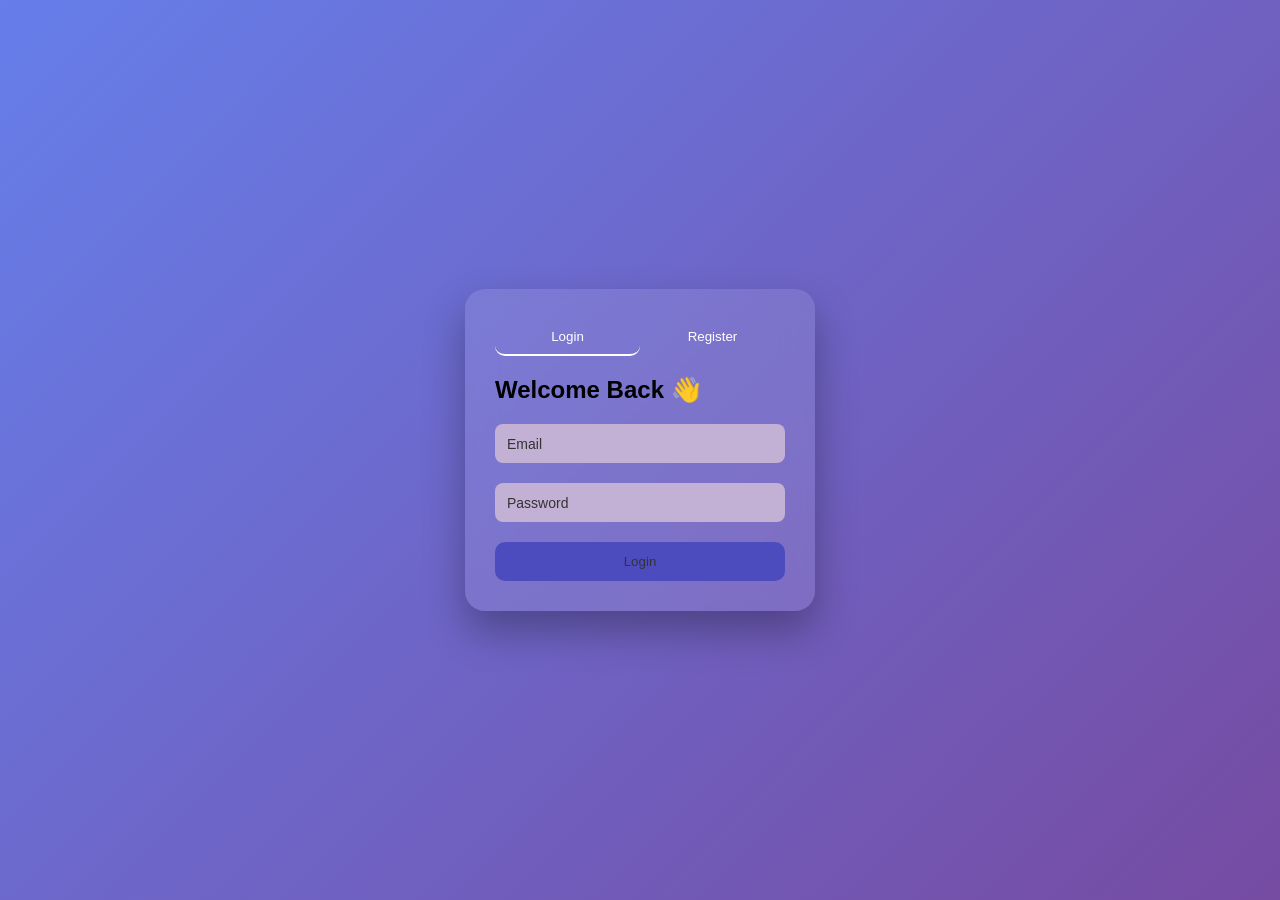
<file: index.html>
<!DOCTYPE html>
<html lang="en">
<head>
<meta charset="UTF-8">
<title>Auth Pro</title>
<link rel="stylesheet" href="style.css">
</head>
<body>

<div class="container">

    <div class="card">

        <!-- Toggle Buttons -->
        <div class="tabs">
            <button id="loginTab" class="active" onclick="showLogin()">Login</button>
            <button id="registerTab" onclick="showRegister()">Register</button>
        </div>

        <!-- Login -->
        <div id="loginForm" class="form active">
            <h2>Welcome Back 👋</h2>

            <div class="input-box">
                <input id="loginEmail" type="email" required oninput="checkInput(this)">
                <label>Email</label>
            </div>

            <div class="input-box">
                <input id="loginPass" type="password" required oninput="checkInput(this)">
                <label>Password</label>
                <span onclick="togglePassword('loginPass')"></span>
            </div>

            <p class="error" id="loginError"></p>

            <button onclick="login()">Login</button>
        </div>

        <!-- Register -->
        <div id="registerForm" class="form">
            <h2>Create Account ✨</h2>

            <div class="input-box">
                <input id="regName" type="text" required oninput="checkInput(this)">
                <label>Full Name</label>
            </div>

            <div class="input-box">
                <input id="regEmail" type="email" required oninput="checkInput(this)">
                <label>Email</label>
            </div>

            <div class="input-box">
                <input id="regPass" type="password" required oninput="checkInput(this)">
                <label>Password</label>
                <span onclick="togglePassword('regPass')"></span>
            </div>

            <p class="error" id="regError"></p>

            <button onclick="register()">Register</button>
        </div>

    </div>

</div>

<script src="script.js"></script>
</body>
</html>
</file>
<file: style.css>
* {
    margin: 0;
    padding: 0;
    box-sizing: border-box;
}

body {
    height: 100vh;
    display: flex;
    justify-content: center;
    align-items: center;
    font-family: Arial;
    background: linear-gradient(135deg, #667eea, #764ba2);
}

/* Card */
.card {
    width: 350px;
    padding: 30px;
    border-radius: 20px;
    backdrop-filter: blur(15px);
    background: rgba(255,255,255,0.1);
    box-shadow: 0 20px 40px rgba(0,0,0,0.3);
}

/* Tabs */
.tabs {
    display: flex;
    margin-bottom: 20px;
}

.tabs button {
    flex: 1;
    padding: 10px;
    border: none;
    background: transparent;
    color: white;
    cursor: pointer;
    border-bottom: 2px solid transparent;
}

.tabs .active {
    border-color: white;
}

/* Form */
.form {
    display: none;
}

.form.active {
    display: block;
}

/* Input */
.input-box {
    position: relative;
    margin: 20px 0;
}

.input-box input {
    width: 100%;
    padding: 12px;
    border: none;
    border-radius: 8px;
    outline: none;
    background-color: #c2b0d5;
}

.input-box label {
    position: absolute;
    left: 12px;
    top: 50%;
    transform: translateY(-50%);
    color: #333;
    font-size: 14px;
    pointer-events: none;
    transition: 0.3s ease;
    background-color: transparent;  
}


.input-box.active label {
    top: -12px;
    left: 8px;
    font-size: 11px;
    color: #fff;
    background: rgba(0,0,0,0.3);
    padding: 0 5px;
    border-radius: 4px;
}

/* Button */
button {
    width: 100%;
    padding: 12px;
    border: none;
    border-radius: 10px;
    background: rgb(76, 76, 190);
    color: #333;
    cursor: pointer;
    transition: 0.3s;
}

button:hover {
    transform: scale(1.05);
    background-color: #5d427a;
    letter-spacing: 1px;

}

/* Error */
.error {
    color: #ff6b6b;
    font-size: 14px;
}
</file>
